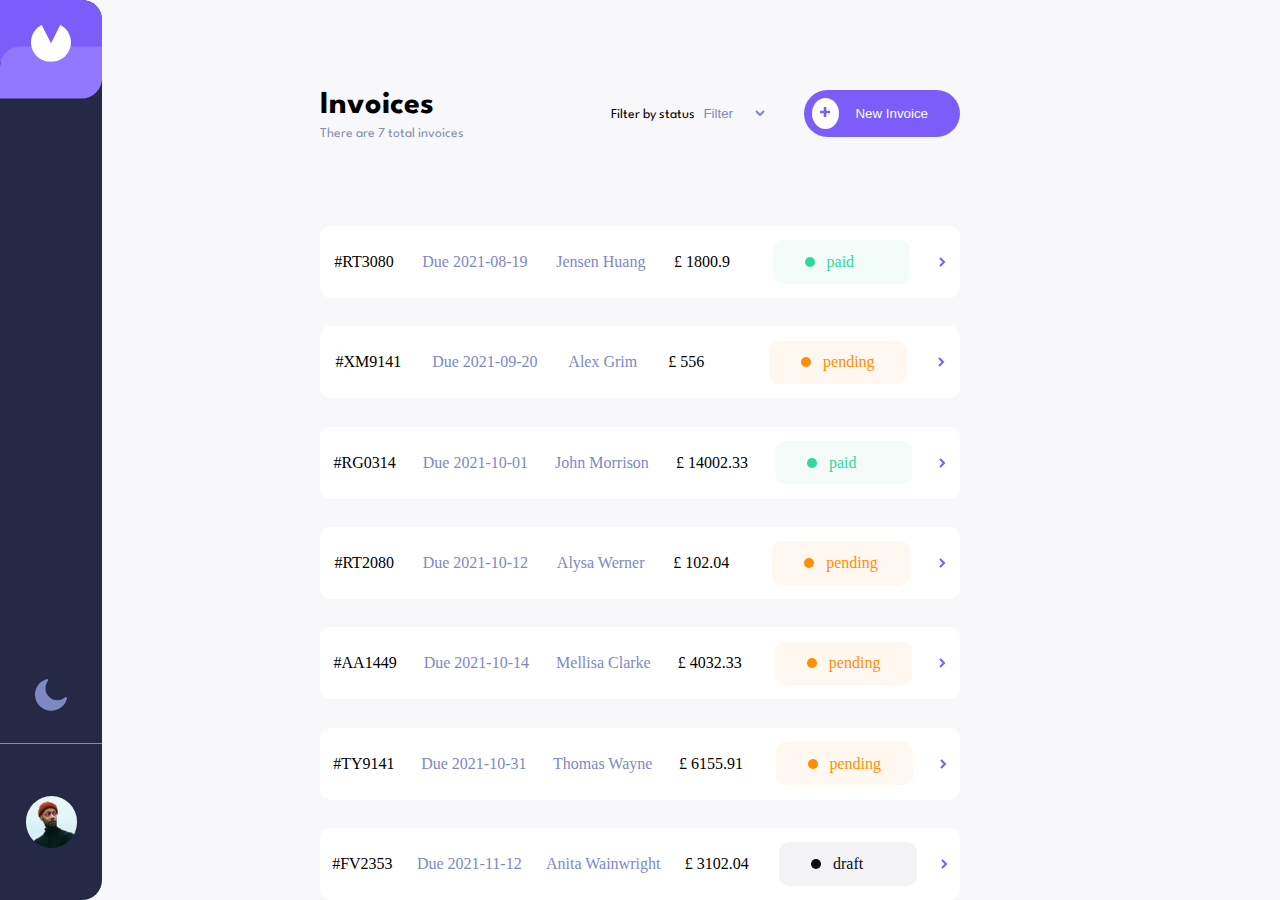
<file: index.html>
<!DOCTYPE html>
<html lang="en">
<head>
  <meta charset="UTF-8">
  <meta name="viewport" content="width=device-width, initial-scale=1.0">

  <link rel="icon" type="image/png" sizes="32x32" href="./assets/favicon-32x32.png">
  <link rel="preconnect" href="https://fonts.gstatic.com">
  <link href="https://fonts.googleapis.com/css2?family=Spartan:wght@500;700&display=swap" rel="stylesheet">
  <link rel="stylesheet" href="style.css">
  <title>Frontend Mentor | Invoice app</title>
</head>
<body>
  
  <!-- Sidebar -->
  <div class="sidebar">
    <div class="icon-container">
      <div class="top-icon"></div>
      <img src="./assets/logo.svg" alt="logo">
      <div class="bottom-icon"></div>
    </div>
    <div class="moon-container">
      <img class="moon-img" src="./assets/icon-moon.svg" alt="moon">
      <div class="avatar-container">
      <img class="avatar" src="./assets/image-avatar.jpg" alt="image of person with hat">
    </div>
    </div>
  </div>

  <div class="container">
    <div class="sub-container">
    <div class="left-main">
  <h1>Invoices</h1>
  <p class="invoice-count">No invoices</p>
    </div>
    <div class="right-main">
  <p class="hide-filter">Filter <span>by status</span></p>
<select name="status" id="status">
  <option value="" selected disabled hidden>Filter</option>
<option value="draft">Draft</option>
<option value="pending">Pending</option>
<option value="paid">Paid</option>
</select>
<button><span class="plus"><img src="./assets/icon-plus.svg" alt="plus symbol"></span>New <span class="inner-invoice">Invoice</span></button>
</div>
</div>

  <!-- No invoices -->
  <div class="no-invoices">
  <img src="./assets/illustration-empty.svg" alt="">
  <h2>There is nothing here</h2>
  <p>Create an invoice by clicking the New Invoice button and get started</p>
  <!-- No invoices end -->
  </div>
  <!-- Create new invoice form -->
  <div class="invoices">
  <!-- Go back

  New Invoice
  
  Bill From
  
  Street Address
  City
  Post Code
  Country
  
  Bill To
  
  Client's Name
  Client's Email
  e.g. email@example.com
  Street Address
  City
  Post Code
  Country
  
  Invoice Date
  
  Payment Terms
  Net 1 day
  Net 7 days
  Net 14 days
  Net 30 days
  
  Project Description
  e.g. Graphic Design Service
  
  Item List
  
  Item Name
  Qty.
  Price
  Total
  
  Add New Item
  
  Discard
  Save as Draft
  Save & Send -->
</div>
</div>
  <!-- Create new invoice end -->
  <script src="app.js"></script>
</body>
</html>
</file>
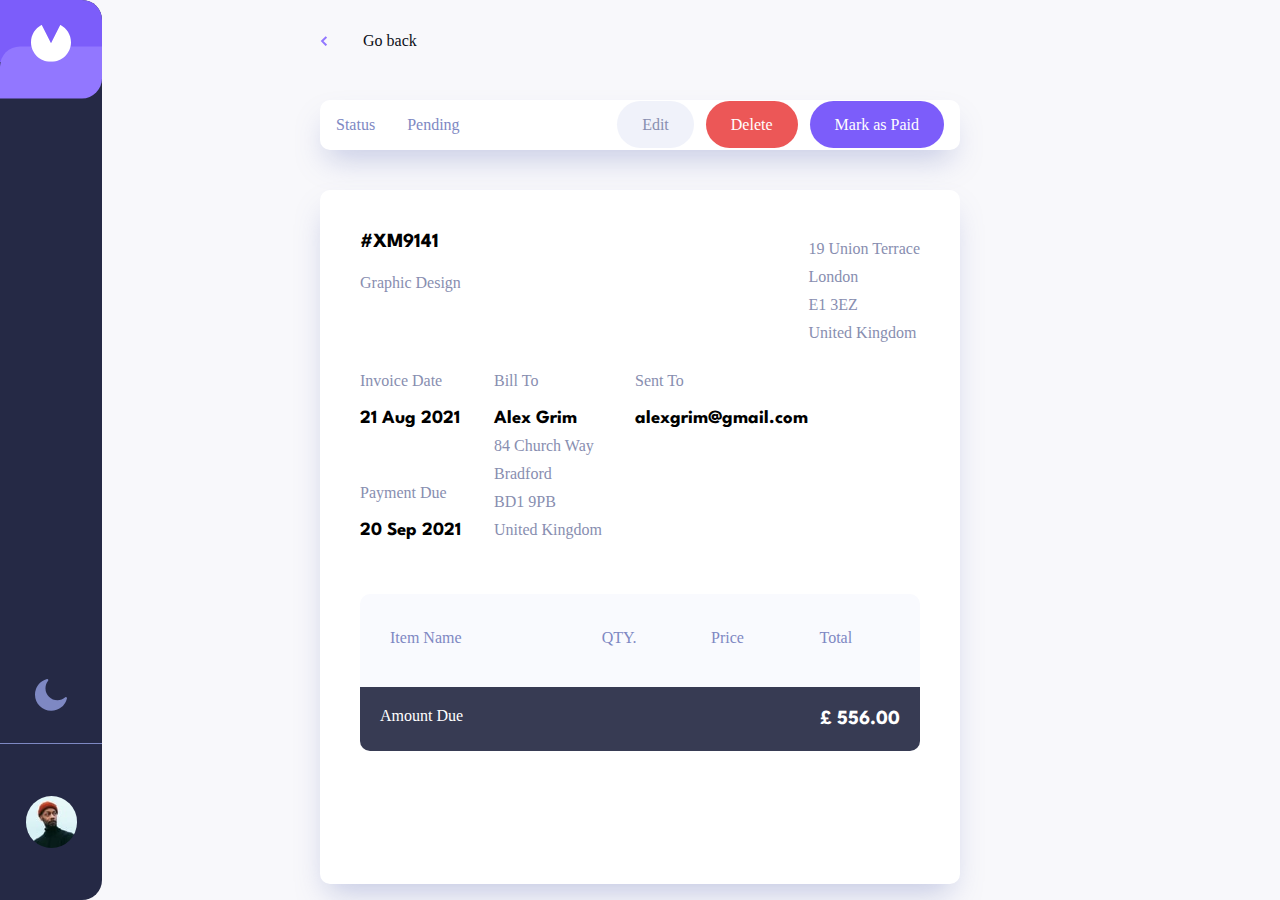
<file: invoice.html>
<!DOCTYPE html>
<html lang="en">
<head>
  <meta charset="UTF-8">
  <meta name="viewport" content="width=device-width, initial-scale=1.0">

  <link rel="icon" type="image/png" sizes="32x32" href="./assets/favicon-32x32.png">
  <link rel="preconnect" href="https://fonts.gstatic.com">
  <link href="https://fonts.googleapis.com/css2?family=Spartan:wght@500;700&display=swap" rel="stylesheet">
  <link rel="stylesheet" href="style.css">
  <title>Frontend Mentor | Invoice app</title>
</head>

<body>
  <div class="sidebar">
    <div class="icon-container">
      <div class="top-icon"></div>
      <img src="./assets/logo.svg" alt="logo">
      <div class="bottom-icon"></div>
    </div>
    <div class="moon-container">
      <img class="moon-img" src="./assets/icon-moon.svg" alt="moon">
      <div class="avatar-container">
      <img class="avatar" src="./assets/image-avatar.jpg" alt="image of person with hat">
    </div>
    </div>
  </div>
  <div class="container-invoice">
  <a class="back" href="javascript:history.back()"><img src="./assets/icon-arrow-left.svg" alt="Left Arrow"> Go back</a> 

  <div class="top-bar">
    <div class="inner-top-container">
  <div class="left-top-bar">
    <div class="status">Status</div><div class="item-invoice payment"><span></span> Pending</div> <!-- Add status -->
  </div>
  <div class="right-top-bar">
  <a class="edit" href="#">Edit</a>  
  <a class="delete" href="#">Delete</a>
  <a class="mark-paid" href="#">Mark as Paid</a>
</div>
</div>
</div>
<div class="bottom-bar">
  <div class="top-section">
    <div class="left-side">
  <h2>#XM9141</h2><!-- Add id -->
  <!-- Add description -->
  <p class="title">Graphic Design</p>
</div>
<div class="right-side">
<p>19 Union Terrace</p>
<p>London</p>
<p>E1 3EZ</p>
<p>United Kingdom</p>
</div>
</div>
<div class="mid-section">
  <div class="left-mid">
    <div class="date-inv">
  <p>Invoice Date</p>
  <!-- Add createdAt -->
  <h3>21 Aug 2021</h3>
    </div>
    <div class="payment-due">
  <p>Payment Due</p>
  <!-- Add paymentDue -->
      <h3>20 Sep 2021</h3>
  </div>
  </div>

  <div class="center-mid">
  <p>Bill To</p>
  <!-- Add clientName -->
  <h3>Alex Grim</h3>
  <!-- Add clientAdress -->
  <p>84 Church Way</p>
  <p>Bradford</p>
  <p>BD1 9PB</p>
  <p>United Kingdom</p>
  </div>

  <div class="end-mid">
  <p>Sent To</p>
  <h3>alexgrim@gmail.com</h3>
  <!-- Add clientEmail -->
</div>
</div>

<div class="bottom-section">
  <div class="first-bottom-section">
  <div class="item-cats">
    <div class="left-cats">
    <p class="colored">Item Name</p>
  </div>
  <div class="right-cats">
    <p class="colored">QTY.</p>
    <p class="colored">Price</p>
    <p class="colored">Total</p>
  </div>
  </div>
</div>
  <!-- Add item.name -->
  <!-- Add item.quanity -->
  <!-- Add item.price -->
  <!-- Add item.total -->
<div class="second-bottom-section">
  <p>Amount Due</p>
  <h2 class="total-amount-due">£ 556.00</h2> <!-- Add total -->
</div>
</div>
</div>
  <!-- Edit invoice form -->
  <!-- Go back

  Edit #Add id -->

  <!-- Bill From
  
  Street Address
  City
  Post Code
  Country
  
  Bill To
  
  Client's Name
  Client's Email
  Street Address
  City
  Post Code
  Country
  
  Invoice Date
  
  Payment Terms
  Net 1 day
  Net 7 days
  Net 14 days
  Net 30 days
  
  Project Description
  
  Item List
  
  Item Name
  Qty.
  Price
  Total
  
  Add New Item

  Cancel
  Save Changes -->
  <!-- Edit invoice end -->

  <!-- Delete Modal -->
  <!-- Confirm Deletion
  Are you sure you want to delete invoice #Add id?  -->
  <!-- This action cannot be undone.

  Cancel
  Delete -->
  </div>
  <!-- Delete Modal end -->
  <script src="invoice.js"></script>
</body>

</html>
</file>
<file: style.css>
*{
    box-sizing: border-box;
    margin: 0;
}

html, body{min-height:100%;}

body{
    background-color: #F8F8FB;
    height: 100vh;
    position: relative;
}

h1, h2, h3{
    font-family: 'Spartan', sans-serif;
    font-weight: bold;
}

h1{
    font-size: 2rem;
    line-height: 2.571428571rem;
    letter-spacing: -1;
}

h2{
    font-size: 1.25rem;
    line-height: 24px;
    letter-spacing: -0.8;
}
.container{
    width: 50%;
    margin: 0 auto;
    height: 100%;
    display: grid;
}

.container p{
    font-family: 'Spartan', sans-serif;
    font-size: 0.857142857rem;
    line-height: 15px;
    letter-spacing: -0.25;
}

.sub-container{
    width: 100%;
    display: flex;
    justify-content: space-between;
    align-items: center;
}

.left-main p{
    color: #888EB0;
}

.right-main p{
    display: inline-block;
}

.right-main select{
    border: none;
    background-color: #F8F8FB;
    margin-right: 2rem;
    color: #7E88C3;
    outline: none;
}

.right-main select option{
    color: black;
}

.right-main button{
    color: white;
    background-color: #7C5DFA;
    border: none;
    border-radius: 100px;
    padding: 1rem 2rem 1rem;
    padding-left: 0.5rem;
    outline: none;
    cursor: pointer;
}

.right-main button:hover,
.right-main button:focus {
  box-shadow: 0 0.5em 0.5em -0.4em #1E2139;;
  transform: translateY(-0.25em);
}

.right-main button .plus{
    background-color: white;
    padding: 8px;
    border-radius: 50%;
    margin-right: 1rem;
    height: 15px;
    width: 15px;
    line-height: 15px;
}

/* MAIN BODY */

/* If no invoices */ 

.invoices{
    display: block;
}

.no-invoices{
    /*display: flex; */
    display: none;
    flex-direction: column;
    align-items: center;
}

.no-invoices h2{
    margin-top: 3rem;
}

.no-invoices p{
    margin-top: 1rem;
    width:30%;
    text-align: center;
    color: #888EB0;
}

/* SIDEBAR */

.sidebar{
    height: 100%;
    background-color: #252945;
    width: 8%;
    position: absolute;
    left: 0;
    top: 0;
    border-top-right-radius: 20px;
    border-bottom-right-radius: 20px;
    display:grid;
}

.icon-container{
    position: relative;
}

.top-icon{
    background-color: #7C5DFA;
    width:100%;
    height: 62px;
    border-top-right-radius: 20px;
}

.bottom-icon{
    background-color: #9277FF;
    width: 100%;
    height: 52px;
    border-bottom-right-radius: 20px;
    border-top-left-radius: 20px;
    transform: translateY(-30%);
}

.icon-container img{
    position: absolute;
    left: 50%;
    transform: translate(-50%, -100%);
    z-index: 10;
    width: 2.5rem;
}

.moon-container{
    display: grid;
    grid-template-rows: 2fr 1fr;
}

.moon-container .moon-img, .avatar-container{
    align-self: flex-end;
    justify-self: center;
}

.avatar-container{
    width: 100%;
    display: flex;
    justify-content: center;
    align-items: center;
    height: 100%;
    border-top: 1px solid #7E88C3;;
}

.avatar{
    border-radius: 50%;
    width: 50%;
}

/* .avatar::before{
    content: "";
    border-top: 1px solid white;
    width: 100%;
} */

.moon-img{
    width: 2rem;
    padding-bottom: 1rem;
    margin-bottom: 1rem;
}

/* WITH INVOICES */

.invoices{
    display: flex;
    flex-direction: column;
    justify-content: space-between;
}

.each-invoice{
    width: 100%;
    display: flex;
    justify-content: space-around;
    height: 72px;
    background-color: white;
    align-items: center;
    border-radius: 10px;
}

.each-invoice:hover{
    box-shadow: -1px 16px 31px -8px rgb(126 136 195 / 43%);
}

.item-invoice:nth-child(2), .item-invoice:nth-child(3){
    color: #7E88C3;
}

.due{
    min-width: 70px;
}

.paid, .pending, .draft{
    padding: 0.8rem 2rem;
    border-radius: 10px;
    width: 137.55px;
    max-width: 145.55px;
}

.pending{
    color: #FF8F00;
    background-color: #FFF8F0;
}
.paid{
    background-color: #F3FCF9;
    color: #33D69F;
}

.draft{
    background-color: #F3F3F5;
    color: #0C0E16;
}

.paid span{
    border-radius: 100px;
    width: 10px;
    height: 10px;
    background-color: #33D69F;
    display: inline-block;
    margin-right: 0.5rem;
}

.pending span{
    border-radius: 100px;
    width: 10px;
    height: 10px;
    background-color: #FF8F00;
    display: inline-block;
    margin-right: 0.5rem;
}


.draft span{
    border-radius: 100px;
    width: 10px;
    height: 10px;
    background-color: #0C0E16;
    display: inline-block;
    margin-right: 0.5rem;
}

/* INVOICE PAGE */

.container-invoice{
    width: 50%;
    margin: 0 auto;
    height: 100%;
    display: grid;
    grid-template-rows: 100px 10% 1fr;
}

.back{
    margin-top: 2rem;
    text-decoration: none;
    color: #0C0E16;
}

.back img{
    margin-right: 2rem;
}

.top-bar{
    display: flex;
    justify-content: space-between;
    align-items: flex-start;
}

.inner-top-container{
    background-color: #fff;
    width: 100%;
    display: flex;
    justify-content: space-between;
    padding: 1rem 1rem;
    align-items: center;
    border-radius: 10px;
    box-shadow: -1px 16px 31px -8px rgb(126 136 195 / 43%);
}

.top-bar .payment{
    width: 140px;
}

.left-top-bar{
    display: flex;
    align-self: flex-start;
}

.status{
    align-self: center;
    margin-right: 2rem;
    color: #7E88C3
}

.edit{
    text-decoration: none;
    color: #888EB0;
    background-color: rgb(240, 242, 250);
    padding: 15px 25px;
    border-radius: 25px;
}

.delete{
    text-decoration: none;
    color: #fff;
    background-color: #EC5757;;
    padding: 15px 25px;
    border-radius: 25px;
    margin-left: 0.5rem;
    margin-right: 0.5rem;
}

.top-bar a:hover,
.top-bar a:focus {
  box-shadow: 0 0.5em 0.5em -0.4em #1E2139;;
  transform: translateY(-0.5em);
}

.mark-paid{
    text-decoration: none;
    color: #fff;
    background-color: #7C5DFA;
    padding: 15px 25px;
    border-radius: 25px;
}

/* BOTTOM BAR */
.bottom-bar{
    background-color: #fff;
    margin-bottom: 1rem;
    box-shadow: -1px 16px 31px -8px rgb(126 136 195 / 43%);
    border-radius: 10px;
    padding: 40px;
}

.top-section{
    display: flex;
    justify-content: space-between;
}

.top-section h2{
    margin-bottom: 20px;
}
.top-section p{
    color: #888EB0;
}

.top-section .right-side p{
    margin-top: 10px;
}

/* MID SECTION */

.mid-section{
    display: flex;
    width: 80%;
    justify-content: space-between;
    margin-top: 30px;
}

.mid-section p{
    color: #888EB0;
}

.mid-section h3{
    margin-top: 20px;
}

.left-mid{
    display: flex;
    flex-direction: column;
    justify-content: space-between;
}

.center-mid p{
    margin-top: 10px;
}

.center-mid p:nth-of-type(1){
    margin-top: 0;
}

/* BOTTOM SECTION */
.bottom-section{
    background-color: #F9FAFE;
    border-radius: 10px;
    margin-top: 55px;
}

.first-bottom-section{
    display: flex;
    justify-content: space-between;
    padding: 35px 30px 0;
    flex-direction: column;
}

.item-cats{
    display: flex;
}

.left-cats{
    width: 35%;
}

.right-cats{
    display: grid;
    width: 65%;
    grid-template-columns: 1fr 1fr 1fr;
    justify-content: space-between;
}

.right-cats p{
    justify-self: center;
}

.left-info{
    display: flex;
    width:100%;
}

.mid-info{
    text-align: center;
    width: 15%
}

.end-info{
    text-align: center;
    width: 15%
}

.colored{
   color: #7E88C3; 
}

.first-bottom-section p{
    margin-bottom:40px;
}

.info{
    display: flex;
    justify-content: space-between;
}

.second-bottom-section{
    padding: 20px;
    background-color:#373B53;
    border-bottom-left-radius: 10px;
    border-bottom-right-radius: 10px;
    color: #fff;
    display: flex;
    justify-content: space-between;
}

/* MOBILE */
@media only screen and (max-width: 650px){
    .sidebar{
        display: flex;
        position: relative;
        height: 72px;
        width: 100%;
        border-radius: 0;
    }

    .icon-container{
        height: auto;
        width: 50%;
    }

    .top-icon {
        background-color: #7C5DFA;
        width: 40%;
        height: 75%;
        border-top-right-radius: 20px;
    }

    element.style {
        position: absolute;
        bottom: 0;
    }
    .bottom-icon {
        background-color: #9277FF;
        width: 40%;
        height: 50%;
        max-height: 100%;
        border-bottom-right-radius: 20px;
        border-top-left-radius: 20px;
        transform: translateY(0%);
        position: absolute;
        bottom: 0;
    }

    .icon-container img{
        left: 20%;
    }

    .moon-container{
        grid-template-rows: 1fr;
        grid-template-columns: 1fr 1fr;
        width: 60%;
    }

    .moon-container .moon-img{
        padding-bottom: 0;
        
        margin-bottom: 0;
    }
    .moon-container .moon-img, .avatar-container {
        align-self: center;
        justify-self: center;
    }

    .avatar-container{
        border: 1px solid #7E88C3;
    }

    /* BODY SECTION OF NO INVOICES */

    .container{
        width: 100%;
        margin: 40px 25px;
        display: block;
        position: relative;
    }

    .container p{
        font-size: 0.8rem;
    }

    .container h1{
        font-size: 1.3rem;
    }

    .container .hide-filter{
        display: none;
    }

    .container select{
        color: black;
        width: 28%;
        margin-right: 1rem;
    }

    /* CTA */
    .inner-invoice{
        display: none;
    }

    .right-main{
        display: flex;
    }

    .sub-container{
        justify-content: space-around;
    }

    .container .no-invoices{
        position: absolute;
        top: 50%;
        transform: translateY(-50%);
    }

    .no-invoices p {
        width: 65%;
    }
}
</file>
